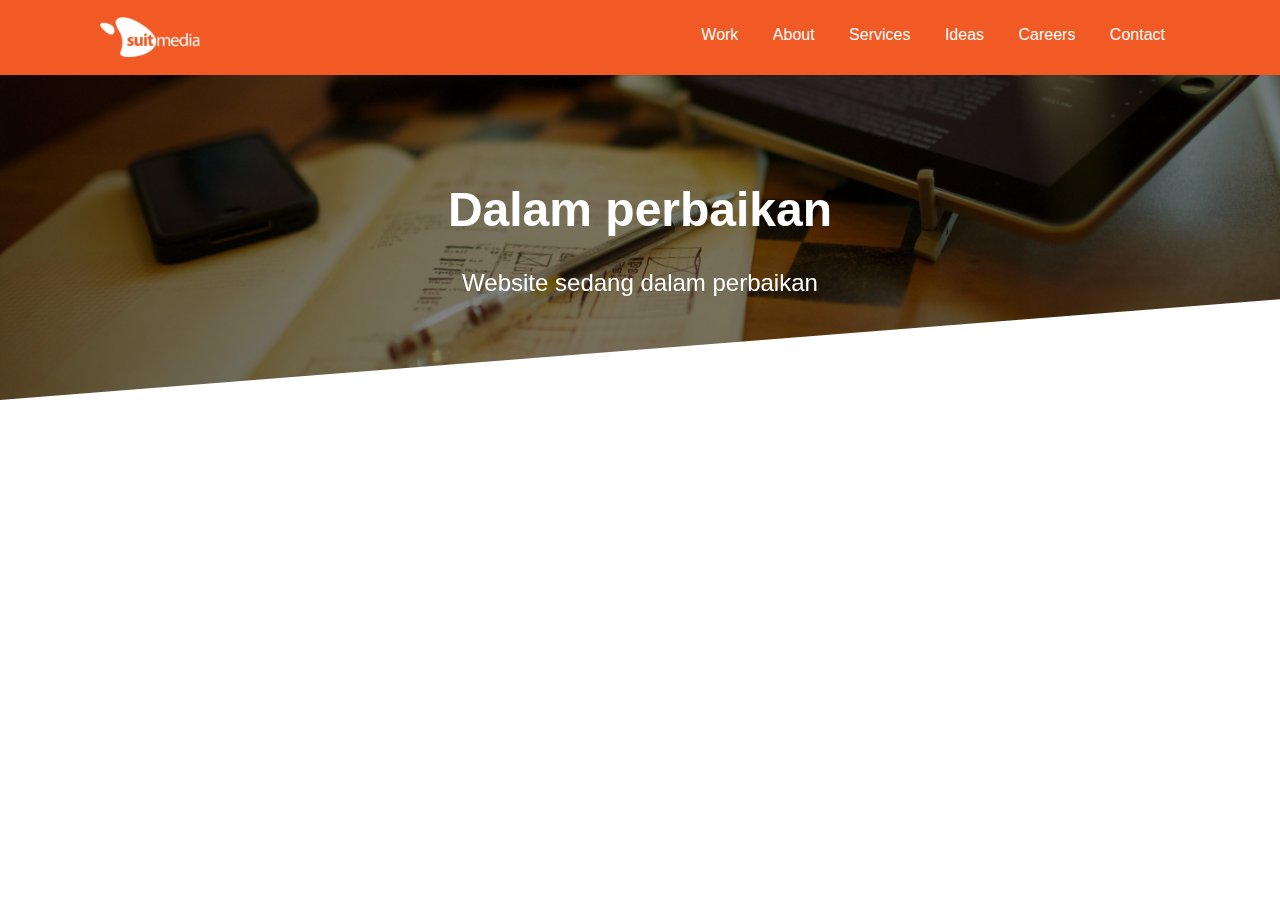
<file: index.html>
<!DOCTYPE html>
<html lang="en">
<head>
    <meta charset="UTF-8">
    <meta name="viewport" content="width=device-width, initial-scale=1.0">
    <link rel="stylesheet" href="style.css">
    <link rel="icon" href="media/logo.png" type="image/x-icon">
    <script src="script.js"></script>
    <title>Work</title>

</head>
<body>
    <header>
        <div class="header-content">
            <img src="media/logo.png" alt="Logo" class="logo">
            <nav class="menu"><ul>
                <a href="work.html" >Work</a>
                <a href="about.html">About</a>
                <a href="services.html">Services</a>
                <a href="ideas.html" >Ideas</a>
                <a href="careers.html">Careers</a>
                <a href="contact.html">Contact</a>
            </ul>
               
            </nav>
        </div>
   
    </header>
    <main>
        <div class="content">
            <div class="banner">
                <div class="banner-image">
                    <img id="banner-image" src="media/banner.jpg" alt="Banner Image">
                </div>
                <div class="banner-text">
                    <h1 id="banner-title">Dalam perbaikan</h1>
                    <p id="banner-description">Website sedang dalam perbaikan</p>
                </div>
            </div>
 
        </div>
    </main>



</body>
</html>
</file>
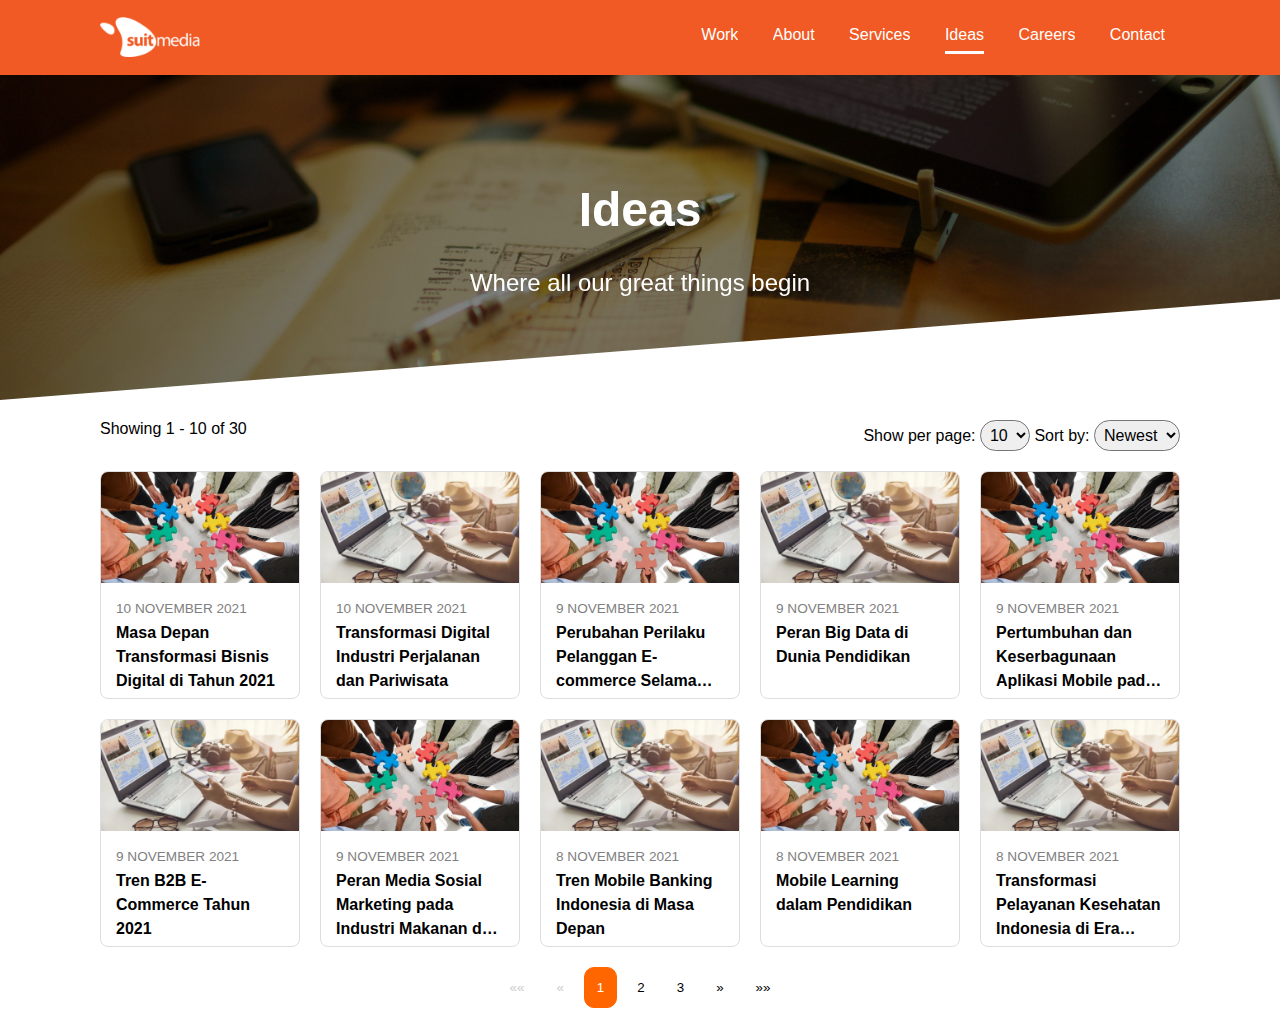
<file: ideas.html>
<!DOCTYPE html>
<html lang="en">
<head>
    <meta charset="UTF-8">
    <meta name="viewport" content="width=device-width, initial-scale=1.0">
    <link rel="stylesheet" href="style.css">
    <link rel="icon" href="media/logo.png" type="image/x-icon">
    <script src="script.js"></script>
    <title>Ideas</title>

</head>
<body>
    <header>
        <div class="header-content">
            <img src="media/logo.png" alt="Logo" class="logo">
            <nav class="menu"><ul>
                <a href="work.html" >Work</a>
                <a href="about.html">About</a>
                <a href="services.html">Services</a>
                <a href="ideas.html" >Ideas</a>
                <a href="careers.html">Careers</a>
                <a href="contact.html">Contact</a>
            </ul>
               
            </nav>
        </div>
   
    </header>
    <main class="container">
        <div class="content">
            <div class="banner">
                <div class="banner-image">
                    <img src="media/banner.jpg" alt="Banner">
                </div>
                <div class="banner-text">
                    <h1 id="banner-title">Ideas</h1>
                    <p id="banner-description">Where all our great things begin</p>
                </div>
            </div>
            
            
            <div class="filter-bar">
                <div>
                    Showing 1 - 10 of 100
                </div>
                <div>
                    Show per page: 
                    <select id="itemsPerPage">
                        <option value="10">10</option>
                        <option value="20">20</option>
                        <option value="50">50</option>
                    </select>
                    Sort by: 
                    <select id="sortBy">
                        <option value="newest">Newest</option>
                        <option value="oldest">Oldest</option>
                    </select>
                </div>
            </div>


            <div id="cards-container" class="cards"></div>
            <div id="pagination" class="pagination"></div>
        </div>
    </main>



</body>
</html>
</file>
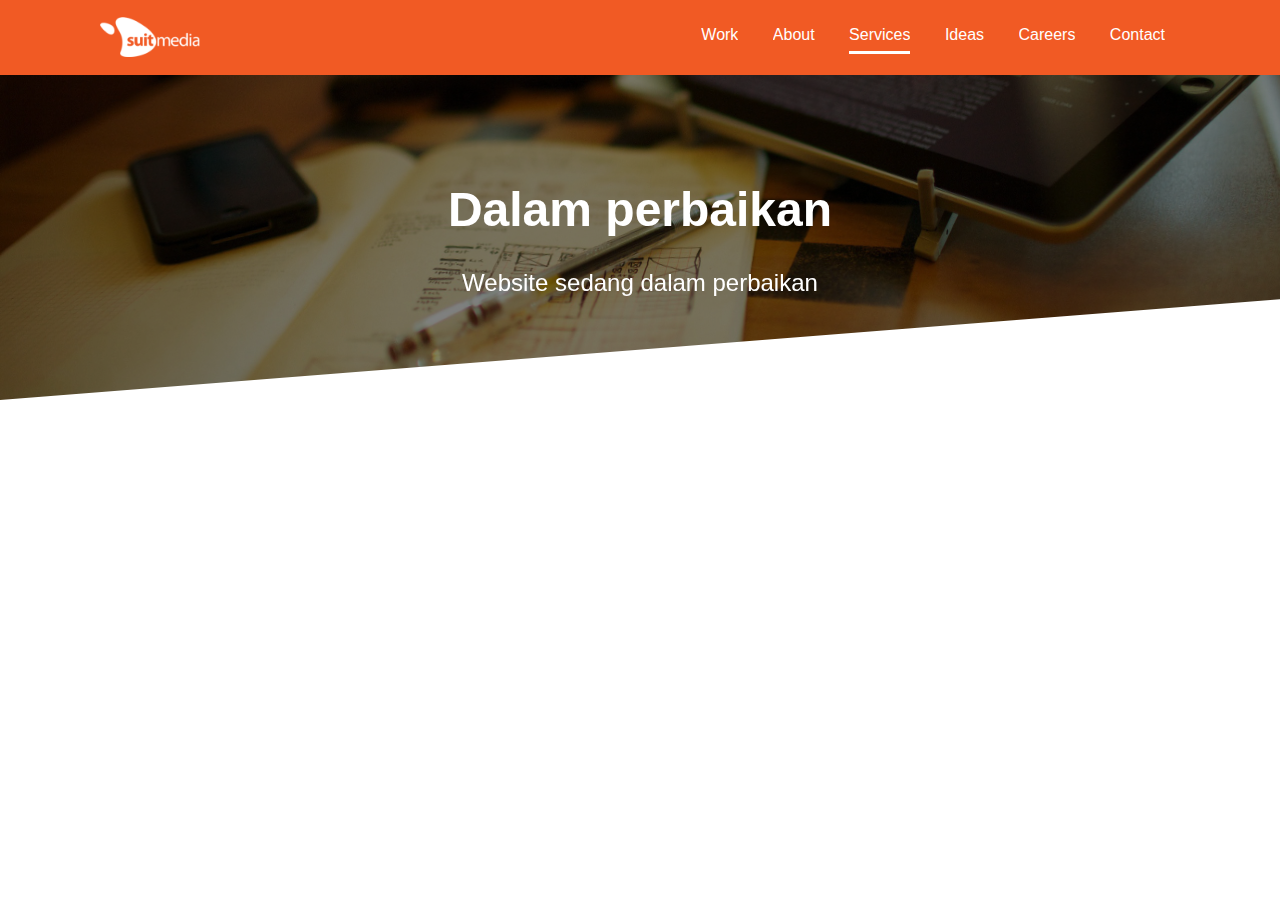
<file: services.html>
<!DOCTYPE html>
<html lang="en">
<head>
    <meta charset="UTF-8">
    <meta name="viewport" content="width=device-width, initial-scale=1.0">
    <link rel="stylesheet" href="style.css">
    <link rel="icon" href="media/logo.pngg" type="image/x-icon">
    <script src="script.js"></script>
    <title>Work</title>

</head>
<body>
    <header>
        <div class="header-content">
            <img src="media/logo.png" alt="Logo" class="logo">
            <nav class="menu"><ul>
                <a href="work.html" >Work</a>
                <a href="about.html">About</a>
                <a href="services.html">Services</a>
                <a href="ideas.html" >Ideas</a>
                <a href="careers.html">Careers</a>
                <a href="contact.html">Contact</a>
            </ul>
               
            </nav>
        </div>
   
    </header>
    <main>
        <div class="content">
            <div class="banner">
                <div class="banner-image">
                    <img id="banner-image" src="media/banner.jpg" alt="Banner Image">
                </div>
                <div class="banner-text">
                    <h1 id="banner-title">Dalam perbaikan</h1>
                    <p id="banner-description">Website sedang dalam perbaikan</p>
                </div>
            </div>
 
        </div>
    </main>



</body>
</html>
</file>
<file: style.css>
body {
    font-family: Arial, sans-serif;
    margin: 0;
    padding: 0;
}

header {
    background-color: #f15a24;
    padding: 0 0;
    position: fixed;
    width: 100%;
    height: 75px;
    z-index: 1000;
    text-align: center;
    transition: background-color 0.3s ease, transform 0.3s ease;
}
header.hidden {
    transform: translateY(-100%);
}
header.visible {
    transform: translateY(0);
    background-color: rgba(241, 90, 36, 0.7);
}
.header-content {
    display: flex;
    justify-content: space-between;
    align-items: center;
    margin: 0 auto;
    padding: 0 100px;
}

.logo {
    height: 40px;
    filter: brightness(0) invert(1);
}

.menu {
    display: flex;
    justify-content: flex-end;
    align-items: center;
}

.menu a {
    position: relative; /* Tambahkan posisi relatif */
    display: inline-block;
    color: white;
    padding: 10px 0;
    text-decoration: none;
    margin: 0 15px;
    overflow: hidden; /* Pastikan elemen tidak meluber */
    transition: transform 0.3s ease;
}

.menu a::before {
    content: '';
    position: absolute;
    bottom: 0;
    left: 0;
    width: 100%;
    height: 3px; /* Tinggi border */
    background-color: #ffffff; /* Warna border */
    transform: scaleX(0); /* Skala X untuk efek animasi */
    transform-origin: bottom right; /* Titik awal skala */
    transition: transform 0.5s ease; /* Transisi untuk skala X */
}

.menu a:hover::before {
    transform: scaleX(1); /* Skala X menjadi 1 saat hover */
    transform-origin: bottom left; /* Titik akhir skala */
}

.menu a.active::before {
    transform: scaleX(1); /* Border aktif selalu terlihat */
    transform-origin: bottom left; /* Titik akhir skala */
    background-color: #ffffff; /* Pastikan warna border sesuai */
}

.banner {
    position: relative;
    overflow: hidden;
    height: 400px;
}

.banner-image {
    position: absolute;
    filter: brightness(0.5);
    top: 0;
    left: 0;
    width: 100%;
    height: 100%;
    z-index: 1;
    transform: skewY(-4.5deg);
    transform-origin: bottom left;
}

.banner-image img {
    width: 100%;
    height: 100%;
    object-fit: cover;
    transform: translateY(0);
    transition: transform 0.2s ease-out;
    will-change: transform;
}

.banner-text {
    position: relative;
    z-index: 2;
    text-align: center;
    color: white;
    padding: 150px;
    transform: translateY(0);
    transition: transform 0.2s ease-out;
}
.banner-text h1 {
    font-size: 3rem;
}

.banner-text p {
    font-size: 1.5rem;
}

.filter-bar {
    display: flex;
    justify-content: space-between;
    margin-top: 20px;
    margin-bottom: 20px;
    padding: 0 100px;
}

.filter-bar select {
    padding: 5px;
    font-size: 16px;
    border-radius: 1500px;
 
}

.cards {
    display: grid;
    grid-template-columns: repeat(auto-fill, minmax(185px, 1fr));
    gap: 20px;
    padding: 0 100px;
}

.card {
    border: 1px solid #ddd;
    border-radius: 8px;
    overflow: hidden;
    transition: transform 0.3s ease, box-shadow 0.3s ease;
}

.cards h2 {
    font-size: 1em;
    margin: 0;
    padding: 5px 15px; /* Padding atas-bawah dan samping */
    display: -webkit-box;
    -webkit-box-orient: vertical;
    overflow: hidden;
    text-overflow: ellipsis;
    -webkit-line-clamp: 3;
    line-height: 1.5em; /* Mengatur tinggi baris */
    max-height: calc(4.5em + 10px); /* Tambahkan padding atas-bawah ke tinggi maksimal */
    white-space: normal;
}

.cards p {
    font-size: 0.85em;
    padding-left: 15px;
    text-transform: uppercase;
    color: gray;
    margin-bottom: 0;
}

.card:hover {
    transform: translateY(-10px);
    box-shadow: 0 8px 30px rgba(0, 0, 0, 0.2);
}

.cards-container {
    padding: 0 100px;
}

.card img {
    width: 100%;
    height: auto;
}

.card-content {
    padding: 15px;
}

.card-content h3 {
    margin: 0 0 10px 0;
}

.pagination {
    display: flex;
    justify-content: center;
    align-items: center;
    list-style-type: none;
    padding: 0;
    margin: 20px 0;
}

.pagination button {
    color: black;
    padding: 12px 12px;
    text-decoration: none;
    transition: background-color 0.3s;
    border: 1px solid #ddd;
    margin: 0 4px;
    background-color: white;
    cursor: pointer;
    border-radius: 10px;
    border: none;
}

.pagination button.active {
    background-color: #ff6600;
    color: white;
    border: 1px solid #ff6600;
}

.pagination button:hover:not(.active) {
    background-color: #ddd;
}

.pagination button.disabled {
    color: #ccc;
    cursor: not-allowed;
    pointer-events: none;
}

.pagination button:first-child,
.pagination button:last-child {
    border-radius: 50%;
    padding: 12px;
}
</file>
